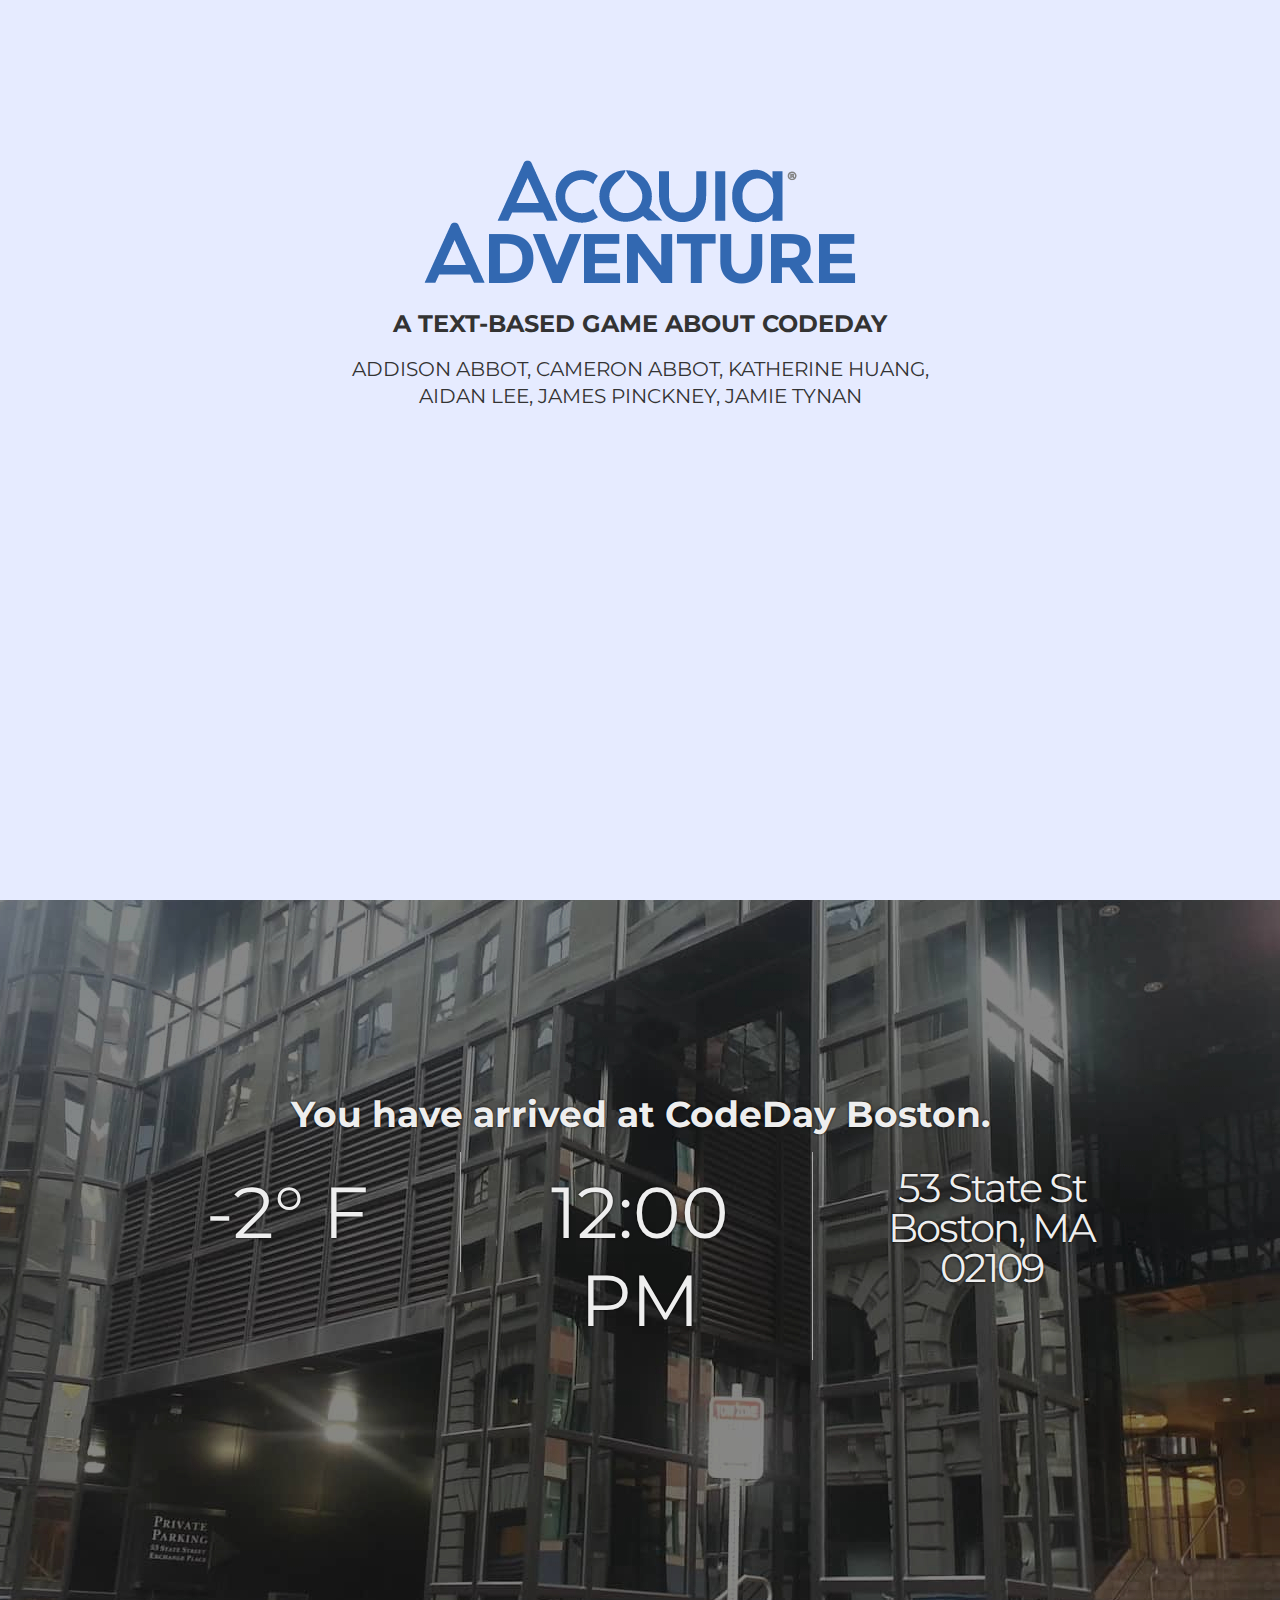
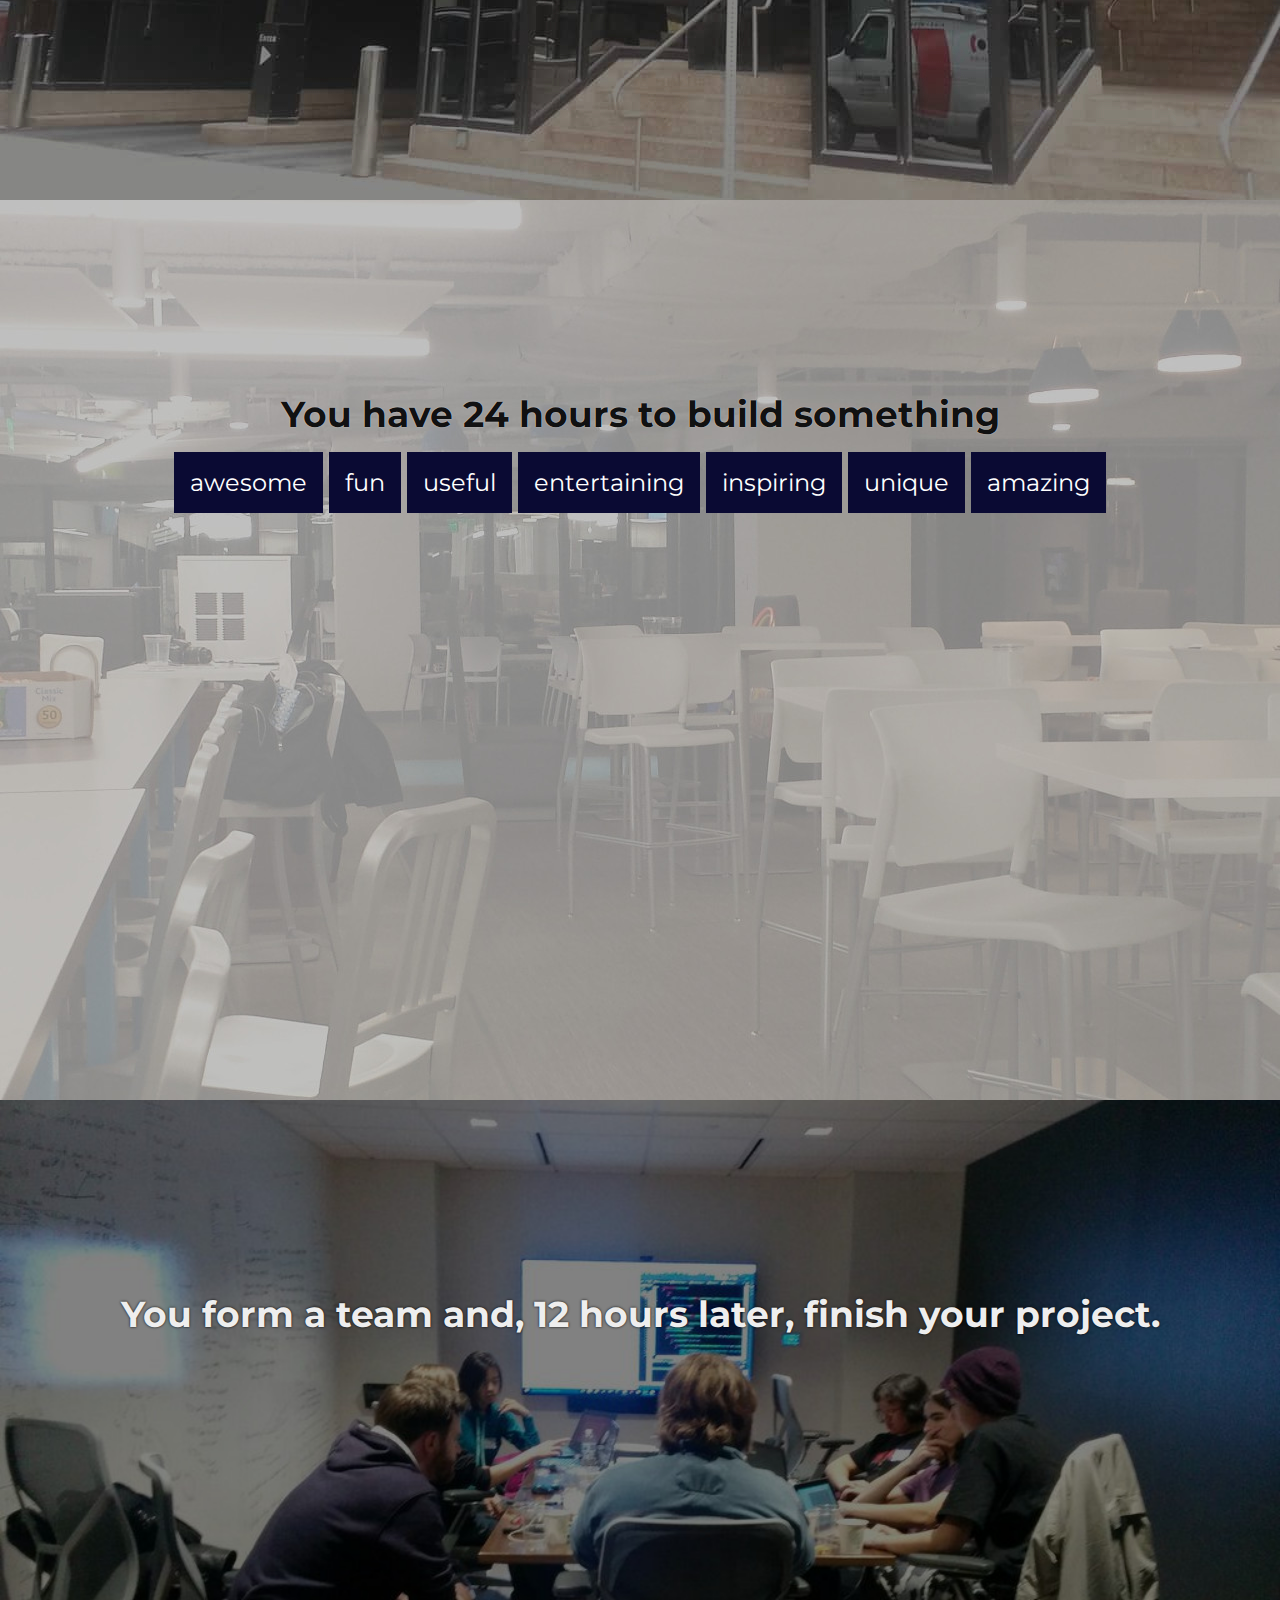
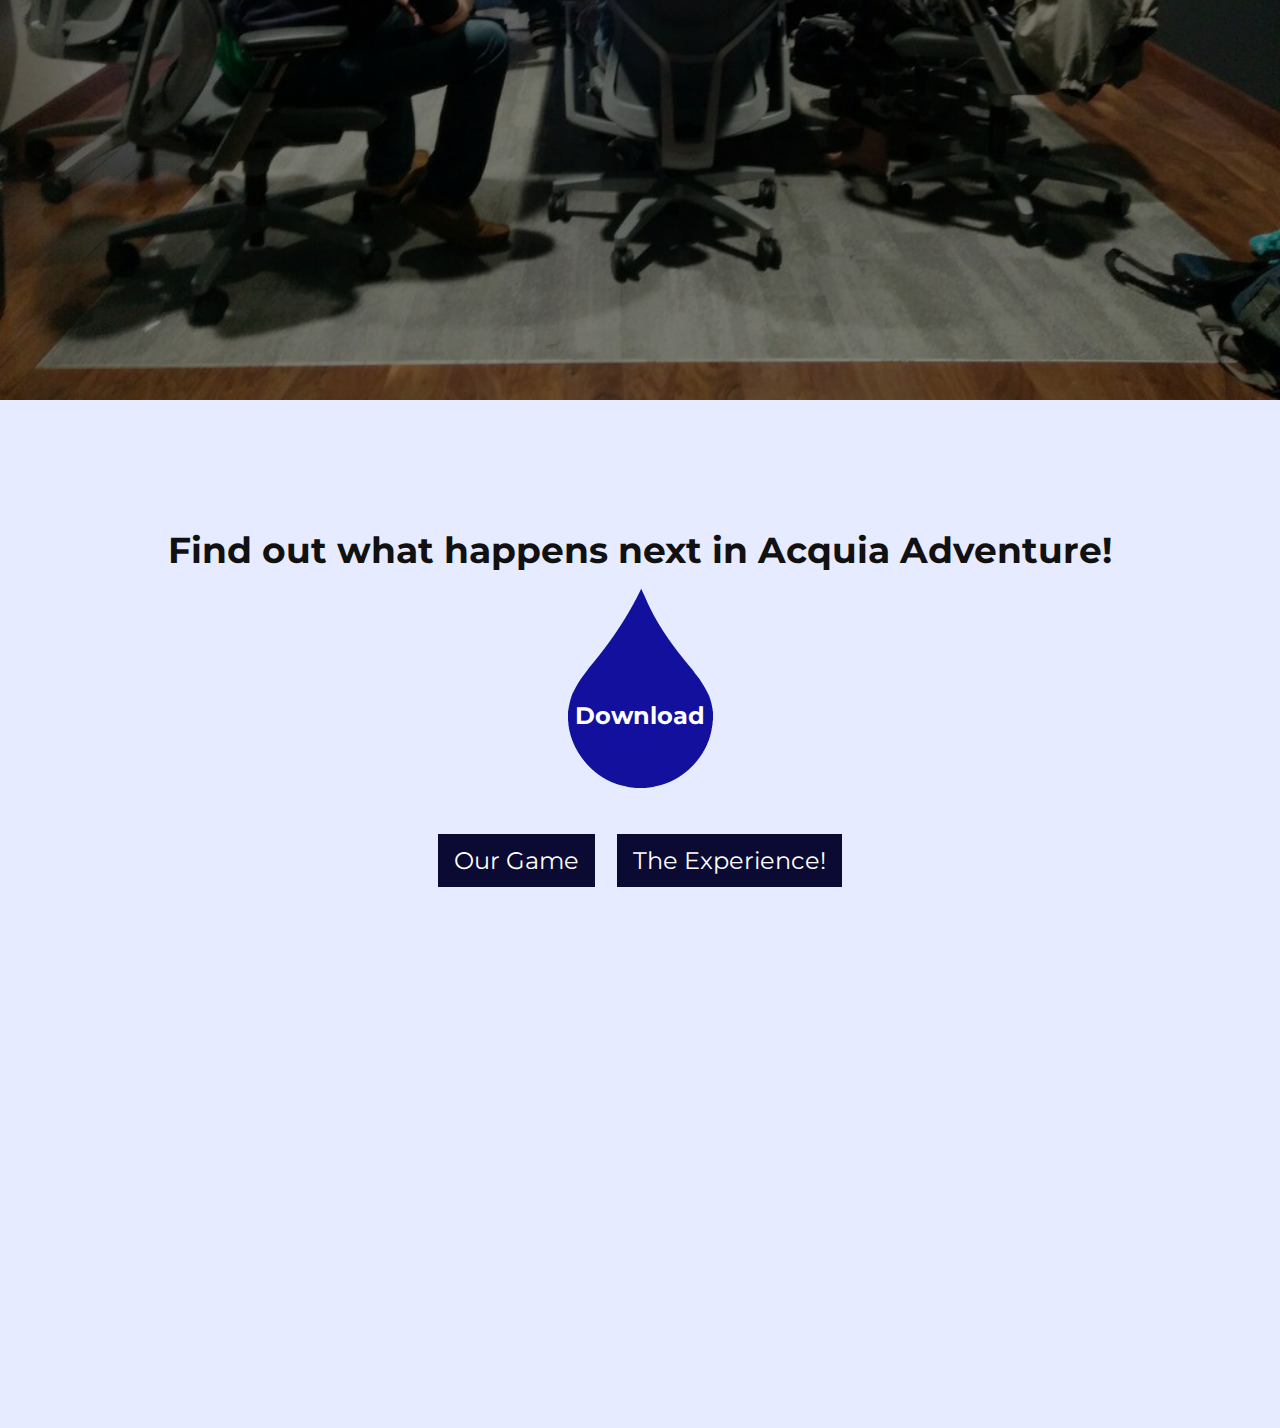
<file: index.html>
<!DOCTYPE HTML>
<!--
Acquia Adventure
Made at CodeDay Boston 2/13-2/14/16
Much copyright infringement intended.
-->
<html>
    <head>
        <meta charset="utf-8">
        <link rel="icon" type="favicon" href="/img/favicon.ico">
        <title>Acquia Adventure</title>
        <link rel="stylesheet" href="css/styles.css">
        <link href='https://fonts.googleapis.com/css?family=Montserrat:400,700' rel='stylesheet' type='text/css'>
    </head>
    
    <body>
        <div id="fullpage">
            <header class="section">
                <img src="img/acquia-adventure-logo.png" alt="Acquia Adventure">
                <h3>A text-based game about CodeDay</h3>
                <h4>Addison Abbot, Cameron Abbot, Katherine Huang,<br>Aidan Lee, James Pinckney, Jamie Tynan</h4>
            </header>
            
            <section class="intro section" id="one">
                <h2>You have arrived at CodeDay Boston.</h2>
                <div class="stats">
                    -2&#176; F
                </div>
                <div class="stats">
                    12:00 PM
                </div>
                <div class="stats">
                    <p>53 State St<br>
                    Boston, MA 02109</p>
                </div>
            </section>

            <section class="intro section" id="two">
                <h2>You have 24 hours to build something</h2>
                <div class="tags">awesome</div>
                <div class="tags">fun</div>
                <div class="tags">useful</div>
                <div class="tags">entertaining</div>
                <div class="tags">inspiring</div>
                <div class="tags">unique</div>
                <div class="tags">amazing</div>
            </section>

            <section class="intro section" id="thr">
                <h2>You form a team and, 12 hours later, finish your project.</h2>
            </section>

            <footer class="section">
                <h2>Find out what happens next in Acquia Adventure!</h2>
                <a id="download" href="Acquia_Adventure.jar">Download</a>
                
                <nav>
                    <a class="btn" href="game">Our Game</a>
                    <a class="btn" href="stuff">The Experience!</a>
                </nav>
            </footer>
        </div>

        <script src="http://ajax.googleapis.com/ajax/libs/jquery/1.9.1/jquery.min.js"></script>
        <script src="js/fullPage.min.js"></script>
        <script>
		$(document).ready(function() {
			$('#fullpage').fullpage({
				scrollBar: true
			});
		});
	</script>
    </body>
</html>
</file>
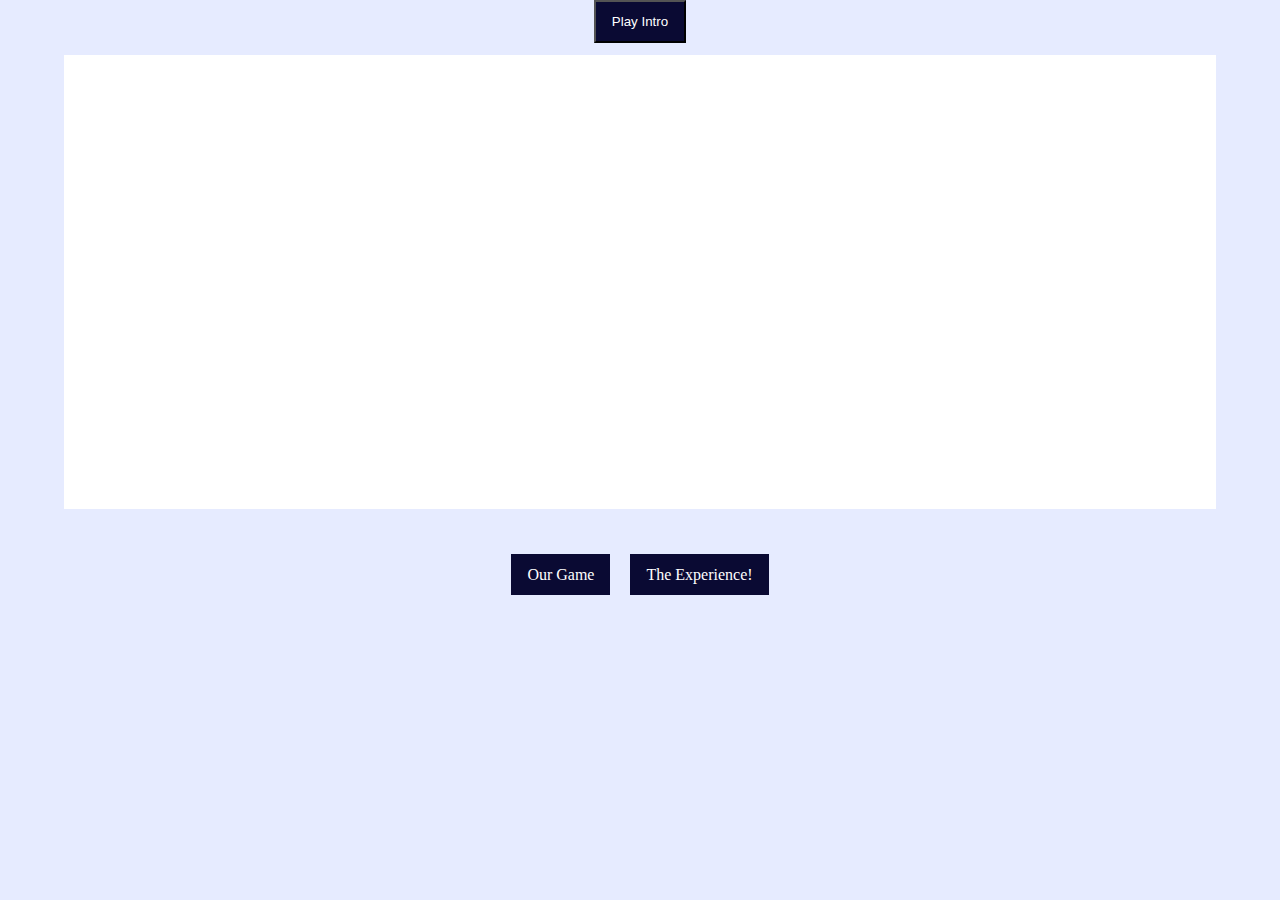
<file: game/index.html>
<!DOCTYPE HTML>
<html>
    <head>
        <meta charset="utf-8">
        <link rel="icon" type="favicon" href="/img/favicon.ico">
        <title>Acquia Adventure</title>
        <link rel="stylesheet" href="../css/styles.css">
        <link href='https://fonts.googleapis.com/css?family=Montserrat:400,700' rel='stylesheet' type='text/css'>
    </head>
    
    <body> 
        <button id="playIntroTwo" class="btn">Play Intro</button>
        <div id="typing">
            <pre id="typeThing1" class="css-typing-hidden">
                It is Code Day 2016!
            </pre>
            <pre id="typeThing2" class="css-typing-hidden">
                12:00 pm ~ The contest starts and your group (James + modivational support) begin coding. Aidan got M&Ms.
            </pre>
            <pre id="typeThing3" class="css-typing-hidden">
                1:00 am ~ The code is going well, but now - a lunch break! You head out and take a sampling of the great buffet.
            </pre>
            <pre id="typeThing4" class="css-typing-hidden">
                8:00 pm ~ James is finishing graphical components, Jamie is our PA and Addison is... what is he doing?
            </pre>
            <pre id="typeThing5" class="css-typing-hidden">
                9:00 pm ~ Kat's working on the website, and Cameron is making buttons. The man on the wall watches our progress.
            </pre>
            <pre id="typeThing6" class="css-typing-hidden">
                10:00 pm ~ Cameron is fixing buttons. James is making pretty much everything. Addison got a coffee.
            </pre>
            <pre id="typeThing7" class="css-typing-hidden">
                11:00 pm ~ Cameron is... still fixing buttons. Austin Powers is staring at us creepily. Aidan got hershey kisses.
            </pre>
            <pre id="typeThing8" class="css-typing-hidden">
                12:00 am ~ The code is finished. James looks to put the final touches, when he finds all the code has been deleted!
            </pre>
            <pre id="typeThing9" class="css-typing-hidden">
                ...and the backup flashdrive has been mysteriously encrypted!!! :O   //hacker... <hack.start_hack> 3...2..
            </pre>
            <pre id="typeThing10" class="css-typing-hidden">
                You must fix the code and bring it to Floor 10.5 before the ti_PROGRAM_TERMINATED_
            </pre>
        </div>
    </section>
    
    <script src="https://ajax.googleapis.com/ajax/libs/jquery/1.12.0/jquery.min.js"></script>
      <script>
      $(document).ready(function() {
          $("#playIntroTwo").click(function() {
              $("#typeThing1").removeClass();
              $("#typeThing1").addClass("css-typing");
              setTimeout(typeThing2, 1500);
          });
       });
       function typeThing2() {
            $("#typeThing2").removeClass();
            $("#typeThing2").addClass("css-typing");
            setTimeout(typeThing3, 5000);
       }
       function typeThing3() {
            $("#typeThing3").removeClass();
            $("#typeThing3").addClass("css-typing");
            setTimeout(typeThing4, 6000);
       }
       function typeThing4() {
            $("#typeThing4").removeClass();
            $("#typeThing4").addClass("css-typing");
            setTimeout(typeThing5, 7000);
       }
       function typeThing5() {
            $("#typeThing5").removeClass();
            $("#typeThing5").addClass("css-typing");
            setTimeout(typeThing6, 7000);
       }
       function typeThing6() {
            $("#typeThing6").removeClass();
            $("#typeThing6").addClass("css-typing");
            setTimeout(typeThing7, 7000);
       }
       function typeThing7() {
            $("#typeThing7").removeClass();
            $("#typeThing7").addClass("css-typing");
            setTimeout(typeThing8, 7000);
       }
       function typeThing8() {
            $("#typeThing8").removeClass();
            $("#typeThing8").addClass("css-typing");
            setTimeout(typeThing9, 7000);
       }
       function typeThing9() {
            $("#typeThing9").removeClass();
            $("#typeThing9").addClass("css-typing");
            setTimeout(typeThing10, 7000);
       }
       function typeThing10() {
            $("#typeThing10").removeClass();
            $("#typeThing10").addClass("css-typing");
       }
          
        $(document).ready(function() {
            $('#fullpage').fullpage({
				scrollBar: true
			});
		});
       </script>
    <nav>
        <a class="btn" href="../game">Our Game</a>
        <a class="btn" href="../stuff">The Experience!</a>
    </nav>
    </body>
</html>
</file>
<file: css/styles.css>
* {
    margin: 0;
    padding: 0;
    -webkit-box-sizing: border-box;
    box-sizing: border-box;
}

body {
    background-color: #e6ebff;
}

#experiences {
    width: 50%;
}

header {
    text-align: center;
    padding: 12.5% 5%;
}

header img {
    margin-bottom: 1.25rem;
}

h3, h4 {
    text-transform: uppercase;
    color: #333;
    margin-bottom: 1rem;
}

h3 { font: bold 1.5rem/1.35em Montserrat,Arial,sans-serif }
h4 { font: normal 1.25rem/1.35em Montserrat,Arial,sans-serif }

nav {
    text-align: center;
    padding: .1rem;
    margin-top: 3.5rem;
}

.intro, footer {
    padding: 15% 5% 0;
    text-align: center;
    font-family: Montserrat,Arial,sans-serif;
    font-size: 1.5rem;
}
.intro:nth-child(2n) {
    color: #eee;
    text-shadow: 0 0 2.5px #000;
    margin: auto;
}
.intro:nth-child(2n+1), footer {
    color: #111;
    text-shadow: 0 0 1px #fff;
}
footer {
    padding: 10% 5% 0;
    text-shadow: none;
}

#one { background: center url('../img/acquia-building.jpg') }
#two { background: center url('../img/kitchen.jpg') }
#thr { background: no-repeat center/cover url('../img/team-tesla.jpg') }

h2 {
    margin-bottom: 1rem;
}

.stats {
    display: inline-block;
    width: 30%;
    vertical-align: top;
    font-size: 4.5rem;
    border-right: 1px solid #aaa;
    padding: 1rem;
}
.stats:last-child {
    border-right: 0;
}
.stats p {
    font-size: 2.5rem;
    line-height: 1em;
    letter-spacing: -2px;
}

.tags {
    display: inline-block;
    padding: 1rem;
    background: #0a0a33;
    color: #fff;
    text-shadow: none;
}

.css-typing-hidden {
    visibility: hidden;
}

.css-typing
{
    width: 30em;
    white-space:nowrap;
    overflow:hidden;
    -webkit-animation: type 5s steps(100, end);
    animation: type 5s steps(100, end);
}

@keyframes type{
    from { width: 0; }
}

@-webkit-keyframes type{
    from { width: 0; }
}

footer {
     text-align: center;
     padding-bottom: 1rem;
 }
 
#download {
    display: inline-block;
    font: bold 1.5rem/1em Montserrat,Arial,sans-serif;
    text-decoration: none;
    height: 200px;
    width: 145px;
    padding-top: 7.25rem;
    box-sizing: border-box;
    background-image: url('../img/raindrop.png');
    background-size: 100%;
    background-repeat: no-repeat;
    color: #fff;
    transition: .2s;
}
#download:hover, #download:active {
    background-image: url('../img/raindrop-light.png')
}

.btn {
    text-decoration: none;
    padding: .75rem 1rem;
    margin: 0 .5rem;
    color: white;
    background-color: #0a0a33;
    -webkit-transition: .2s;
    transition: .2s;
}
.btn:hover, .btn:active {
    background-color: #1c12ff;
}

#typing {
    background-color: white;
    height: 12cm;
    padding: 10px;
    width: 90%;
    margin: auto;
}
 
#typeThing1, #typeThing2, #typeThing3, #typeThing4, #typeThing5, #typeThing6, #typeThing7, #typeThing8, #typeThing9, #typeThing10 {
    text-align: left;
    display: block;
    margin-top: 1em;
    margin-bottom: 1em;
    margin-left: 0;
    margin-right: 0;
    width: 100%;
}

#playIntroTwo {
    display:table;
    margin: 0 auto;
    margin-bottom: 12px;
}

pre {
   font-size: 19px;
}

#slideshow {
    position: fixed;
    right: 10px;
    bottom: 10px;
}

#movie {
    position: fixed;
    left: 10px;
    bottom: 10px;
}

#timelapse {
    position: fixed;
    top: 20px;
    right: 20px;
}

h1 {
    font-family: calibri;
    text-decoration: none;
    color: blue;
}
</file>
